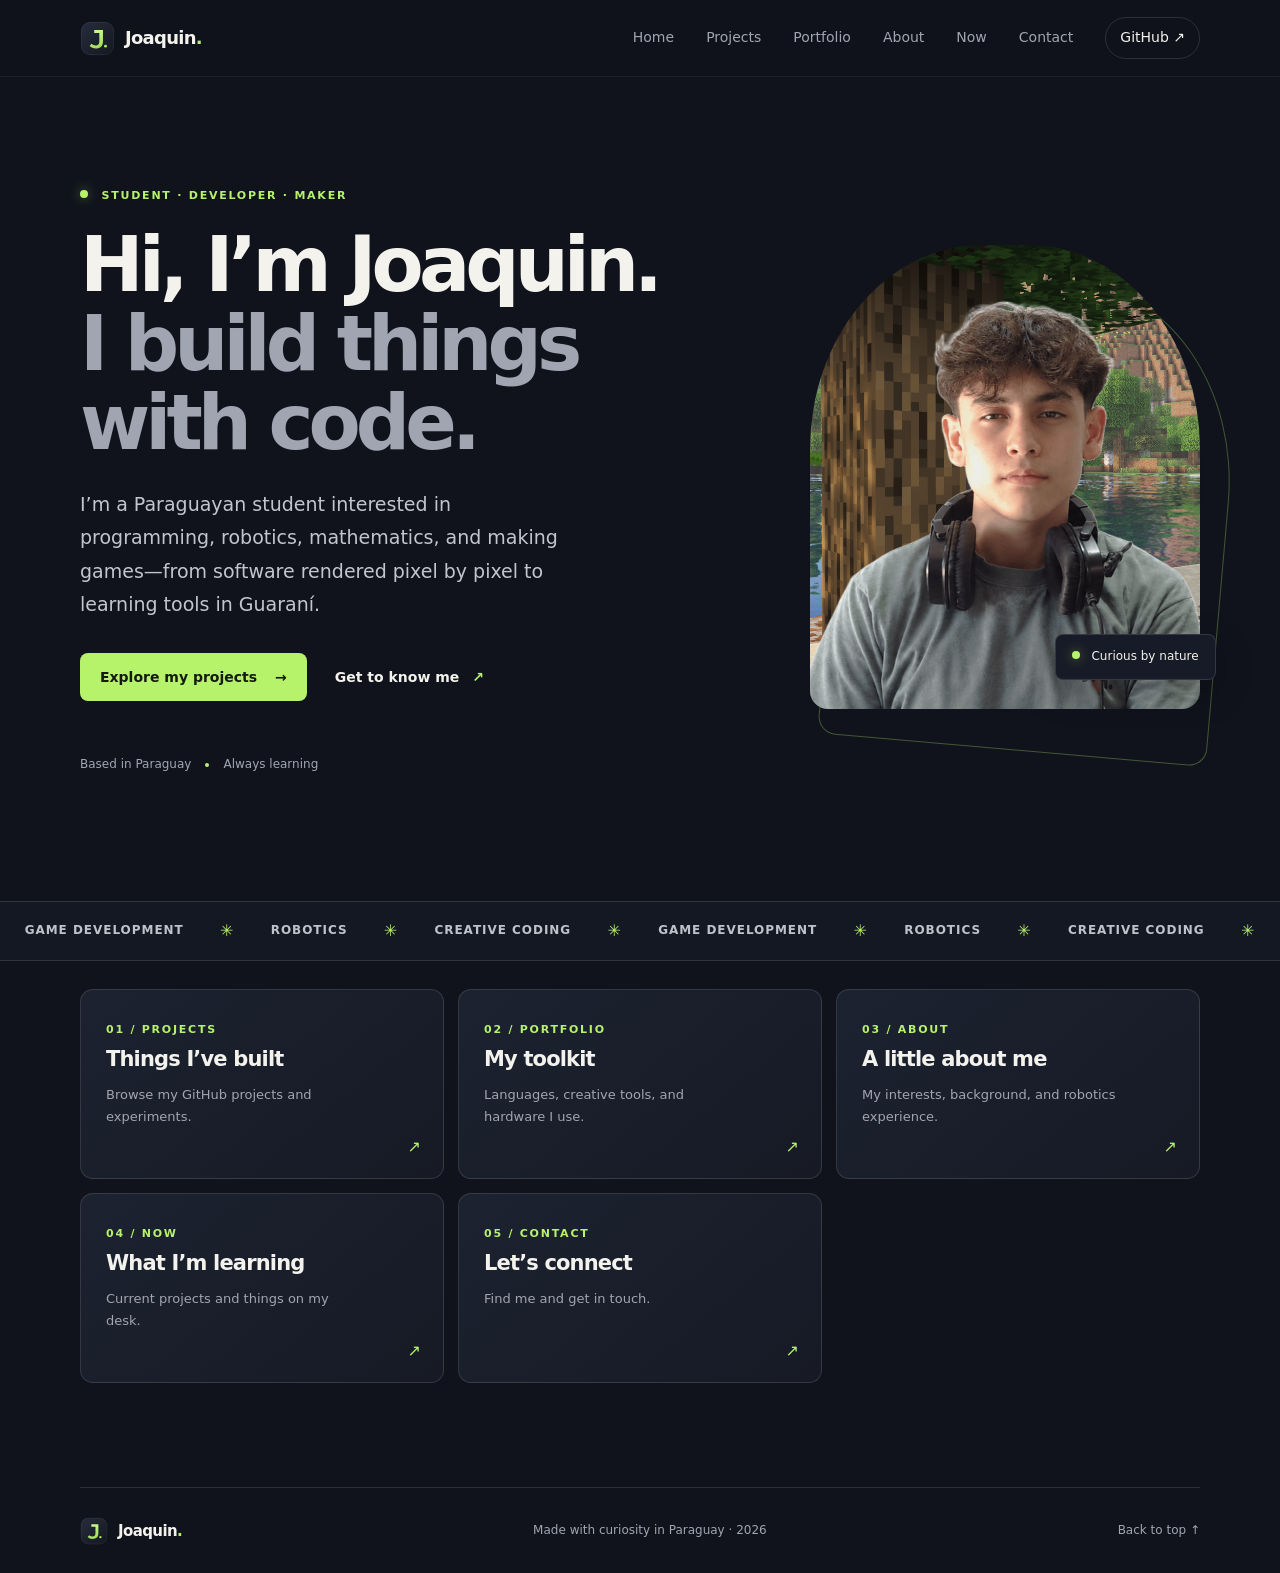
<file: index.html>
<!doctype html>
<html lang="en">
<head>
  <meta charset="utf-8"><meta name="viewport" content="width=device-width, initial-scale=1"><meta name="theme-color" content="#10131c">
  <meta name="description" content="Joaquin Obregon Dorigoni — Paraguayan student, developer, and maker.">
  <title>Joaquin Obregon Dorigoni | Home</title>
  <link rel="icon" type="image/svg+xml" href="logo.svg"><link rel="apple-touch-icon" sizes="180x180" href="favicon/apple-touch-icon.png"><link rel="icon" type="image/png" sizes="32x32" href="favicon/favicon-32x32.png"><link rel="icon" type="image/png" sizes="16x16" href="favicon/favicon-16x16.png"><link rel="manifest" href="favicon/site.webmanifest"><link rel="stylesheet" href="style.css"><script src="script.js" defer></script>
</head>
<body>
  <header class="site-header"><nav class="navbar shell" aria-label="Main navigation">
    <a class="brand" href="index.html" aria-label="Joaquin, home"><img src="logo.svg" alt="" class="navbar-img"><span>Joaquin<span class="brand-dot">.</span></span></a>
    <button class="nav-toggle" type="button" aria-expanded="false" aria-controls="nav-links" aria-label="Open navigation"><span></span><span></span></button>
    <div class="nav-links" id="nav-links"><a href="index.html" aria-current="page">Home</a><a href="projects/">Projects</a><a href="portfolio/">Portfolio</a><a href="about/">About</a><a href="now/">Now</a><a href="contact/">Contact</a><a class="nav-github" href="https://github.com/CachoCodes" target="_blank" rel="noopener noreferrer">GitHub ↗</a></div>
  </nav></header>
  <main>
    <section class="hero shell" aria-labelledby="hero-title">
      <div class="hero-copy"><p class="eyebrow"><span class="status-dot"></span> Student · Developer · Maker</p><h1 id="hero-title">Hi, I’m Joaquin.<br><span>I build things with code.</span></h1><p class="hero-lede">I’m a Paraguayan student interested in programming, robotics, mathematics, and making games—from software rendered pixel by pixel to learning tools in Guaraní.</p><div class="hero-actions"><a class="button button-primary" href="projects/">Explore my projects <span aria-hidden="true">→</span></a><a class="text-link" href="about/">Get to know me <span aria-hidden="true">↗</span></a></div><div class="hero-meta"><span>Based in Paraguay</span><span class="meta-divider"></span><span>Always learning</span></div></div>
      <div class="portrait-wrap"><div class="portrait-glow"></div><img class="profile-img" src="images/Joaquin.png" alt="Portrait of Joaquin Obregon Dorigoni"><span class="portrait-caption"><span class="status-dot"></span> Curious by nature</span></div>
    </section>
    <section class="ticker" aria-label="Areas of interest"><div class="ticker-inner"><span>Game development</span><i>✳</i><span>Robotics</span><i>✳</i><span>Creative coding</span><i>✳</i><span>Game development</span><i>✳</i><span>Robotics</span><i>✳</i><span>Creative coding</span><i>✳</i></div></section>
    <section class="home-directory shell" aria-label="Explore the site">
      <a href="projects/" class="directory-card"><span class="eyebrow">01 / Projects</span><h2>Things I’ve built</h2><p>Browse my GitHub projects and experiments.</p><span class="directory-arrow">↗</span></a>
      <a href="portfolio/" class="directory-card"><span class="eyebrow">02 / Portfolio</span><h2>My toolkit</h2><p>Languages, creative tools, and hardware I use.</p><span class="directory-arrow">↗</span></a>
      <a href="about/" class="directory-card"><span class="eyebrow">03 / About</span><h2>A little about me</h2><p>My interests, background, and robotics experience.</p><span class="directory-arrow">↗</span></a>
      <a href="now/" class="directory-card"><span class="eyebrow">04 / Now</span><h2>What I’m learning</h2><p>Current projects and things on my desk.</p><span class="directory-arrow">↗</span></a>
      <a href="contact/" class="directory-card"><span class="eyebrow">05 / Contact</span><h2>Let’s connect</h2><p>Find me and get in touch.</p><span class="directory-arrow">↗</span></a>
    </section>
  </main>
  <footer class="site-footer shell"><a class="brand" href="index.html"><img src="logo.svg" alt="" class="navbar-img"><span>Joaquin<span class="brand-dot">.</span></span></a><p>Made with curiosity in Paraguay · <span id="year"></span></p><a href="#" class="back-top">Back to top ↑</a></footer>
</body>
</html>
</file>
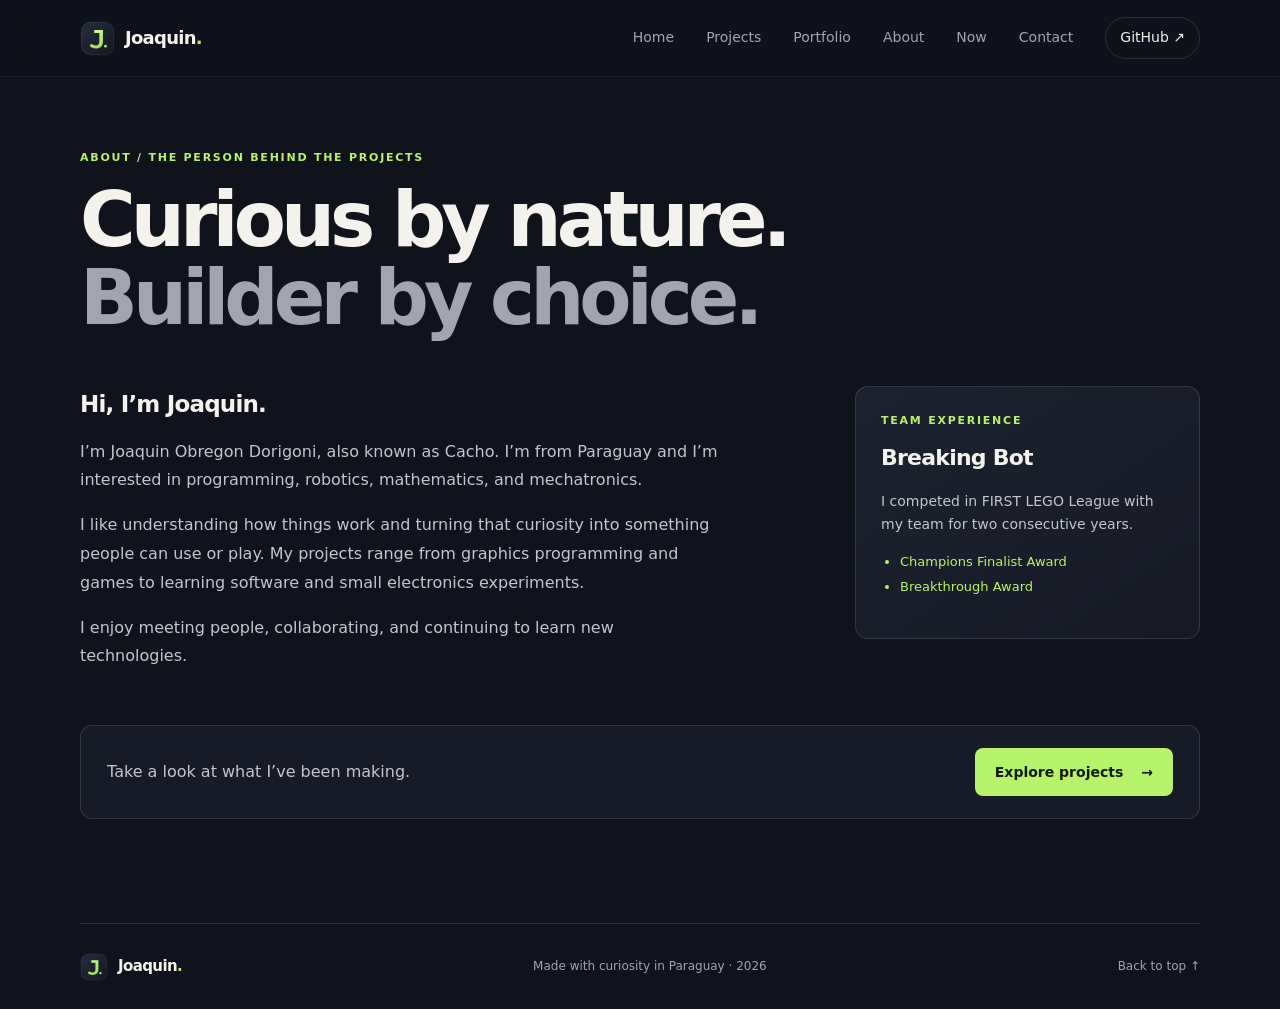
<file: about/index.html>
<!doctype html>
<html lang="en"><head><meta charset="utf-8"><meta name="viewport" content="width=device-width, initial-scale=1"><meta name="theme-color" content="#10131c"><meta name="description" content="About Joaquin Obregon Dorigoni: programming, robotics, mathematics, and FIRST LEGO League experience."><title>About | Joaquin Obregon Dorigoni</title><link rel="icon" type="image/svg+xml" href="../logo.svg"><link rel="apple-touch-icon" sizes="180x180" href="../favicon/apple-touch-icon.png"><link rel="icon" type="image/png" sizes="32x32" href="../favicon/favicon-32x32.png"><link rel="icon" type="image/png" sizes="16x16" href="../favicon/favicon-16x16.png"><link rel="manifest" href="../favicon/site.webmanifest"><link rel="stylesheet" href="../style.css"><script src="../script.js" defer></script></head>
<body><header class="site-header"><nav class="navbar shell" aria-label="Main navigation"><a class="brand" href="../index.html"><img src="../logo.svg" alt="" class="navbar-img"><span>Joaquin<span class="brand-dot">.</span></span></a><button class="nav-toggle" type="button" aria-expanded="false" aria-controls="nav-links" aria-label="Open navigation"><span></span><span></span></button><div class="nav-links" id="nav-links"><a href="../index.html">Home</a><a href="../projects/">Projects</a><a href="../portfolio/">Portfolio</a><a href="./" aria-current="page">About</a><a href="../now/">Now</a><a href="../contact/">Contact</a><a class="nav-github" href="https://github.com/CachoCodes" target="_blank" rel="noopener noreferrer">GitHub ↗</a></div></nav></header>
<main class="subpage shell"><header class="page-hero"><p class="eyebrow">About / The person behind the projects</p><h1>Curious by nature.<br><span>Builder by choice.</span></h1></header><section class="about-page-copy"><div><h2>Hi, I’m Joaquin.</h2><p>I’m Joaquin Obregon Dorigoni, also known as Cacho. I’m from Paraguay and I’m interested in programming, robotics, mathematics, and mechatronics.</p><p>I like understanding how things work and turning that curiosity into something people can use or play. My projects range from graphics programming and games to learning software and small electronics experiments.</p><p>I enjoy meeting people, collaborating, and continuing to learn new technologies.</p></div><aside class="award-card"><p class="eyebrow">Team experience</p><h2>Breaking Bot</h2><p>I competed in FIRST LEGO League with my team for two consecutive years.</p><ul><li>Champions Finalist Award</li><li>Breakthrough Award</li></ul></aside></section><div class="page-cta"><p>Take a look at what I’ve been making.</p><a class="button button-primary" href="../projects/">Explore projects <span>→</span></a></div></main><footer class="site-footer shell"><a class="brand" href="../index.html"><img src="../logo.svg" alt="" class="navbar-img"><span>Joaquin<span class="brand-dot">.</span></span></a><p>Made with curiosity in Paraguay · <span id="year"></span></p><a href="#" class="back-top">Back to top ↑</a></footer></body></html>
</file>
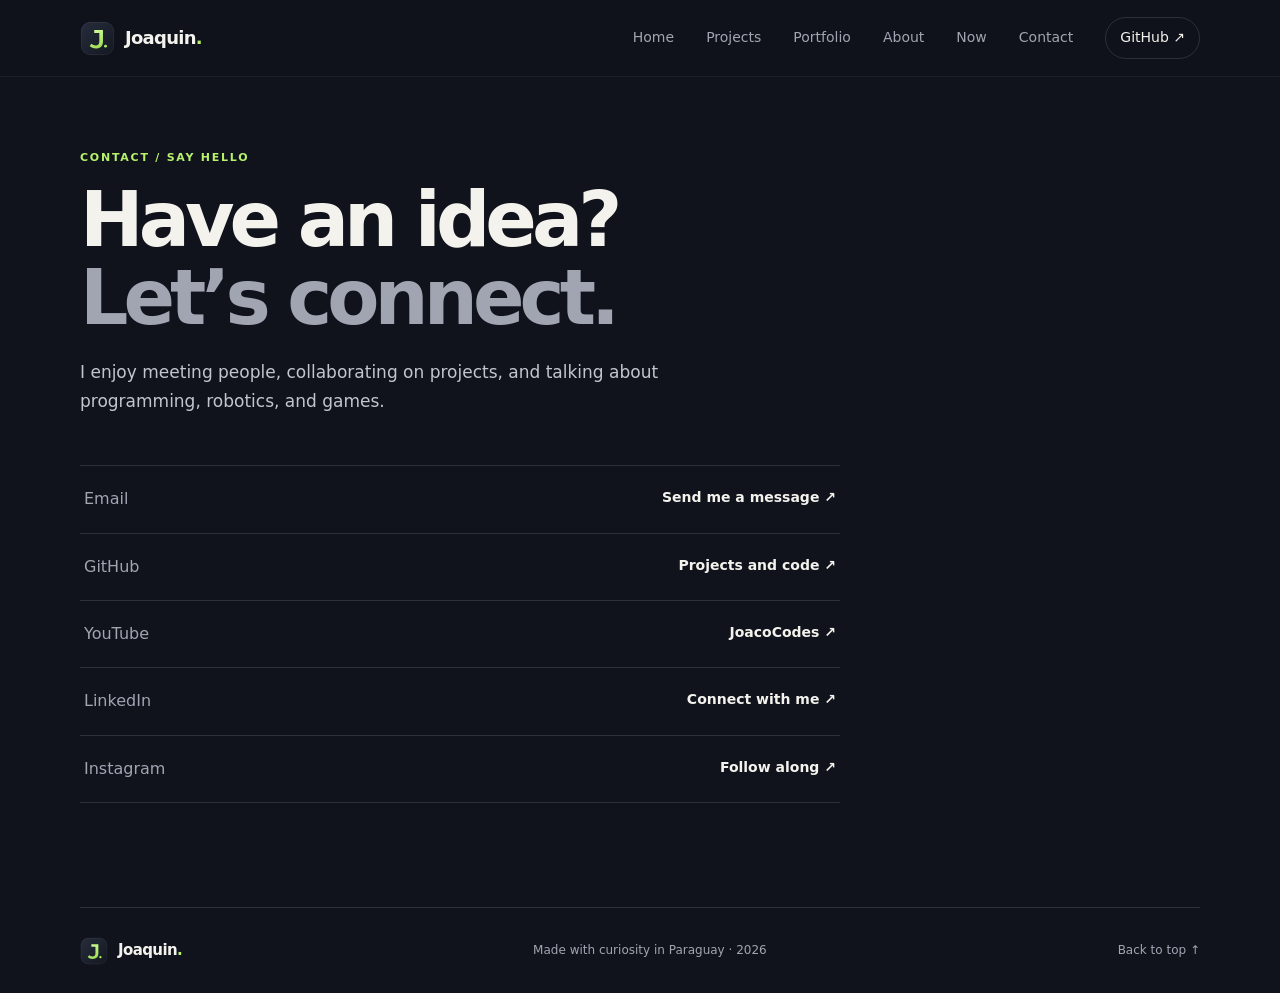
<file: contact/index.html>
<!doctype html>
<html lang="en"><head><meta charset="utf-8"><meta name="viewport" content="width=device-width, initial-scale=1"><meta name="theme-color" content="#10131c"><meta name="description" content="Contact Joaquin Obregon Dorigoni and find his public profiles."><title>Contact | Joaquin Obregon Dorigoni</title><link rel="icon" type="image/svg+xml" href="../logo.svg"><link rel="apple-touch-icon" sizes="180x180" href="../favicon/apple-touch-icon.png"><link rel="icon" type="image/png" sizes="32x32" href="../favicon/favicon-32x32.png"><link rel="icon" type="image/png" sizes="16x16" href="../favicon/favicon-16x16.png"><link rel="manifest" href="../favicon/site.webmanifest"><link rel="stylesheet" href="../style.css"><script src="../script.js" defer></script></head>
<body><header class="site-header"><nav class="navbar shell" aria-label="Main navigation"><a class="brand" href="../index.html"><img src="../logo.svg" alt="" class="navbar-img"><span>Joaquin<span class="brand-dot">.</span></span></a><button class="nav-toggle" type="button" aria-expanded="false" aria-controls="nav-links" aria-label="Open navigation"><span></span><span></span></button><div class="nav-links" id="nav-links"><a href="../index.html">Home</a><a href="../projects/">Projects</a><a href="../portfolio/">Portfolio</a><a href="../about/">About</a><a href="../now/">Now</a><a href="./" aria-current="page">Contact</a><a class="nav-github" href="https://github.com/CachoCodes" target="_blank" rel="noopener noreferrer">GitHub ↗</a></div></nav></header>
<main class="subpage shell"><header class="page-hero"><p class="eyebrow">Contact / Say hello</p><h1>Have an idea?<br><span>Let’s connect.</span></h1><p>I enjoy meeting people, collaborating on projects, and talking about programming, robotics, and games.</p></header><section class="contact-page"><a href="mailto:joaquinobregondorigoni@gmail.com"><span>Email</span><b>Send me a message ↗</b></a><a href="https://github.com/CachoCodes" target="_blank" rel="noopener noreferrer"><span>GitHub</span><b>Projects and code ↗</b></a><a href="https://www.youtube.com/@JoacoCodes" target="_blank" rel="noopener noreferrer"><span>YouTube</span><b>JoacoCodes ↗</b></a><a href="https://www.linkedin.com/in/joaquin-obregon-dorigoni-a35770422/" target="_blank" rel="noopener noreferrer"><span>LinkedIn</span><b>Connect with me ↗</b></a><a href="https://www.instagram.com/joaquinobregondorigoni/" target="_blank" rel="noopener noreferrer"><span>Instagram</span><b>Follow along ↗</b></a></section></main><footer class="site-footer shell"><a class="brand" href="../index.html"><img src="../logo.svg" alt="" class="navbar-img"><span>Joaquin<span class="brand-dot">.</span></span></a><p>Made with curiosity in Paraguay · <span id="year"></span></p><a href="#" class="back-top">Back to top ↑</a></footer></body></html>
</file>
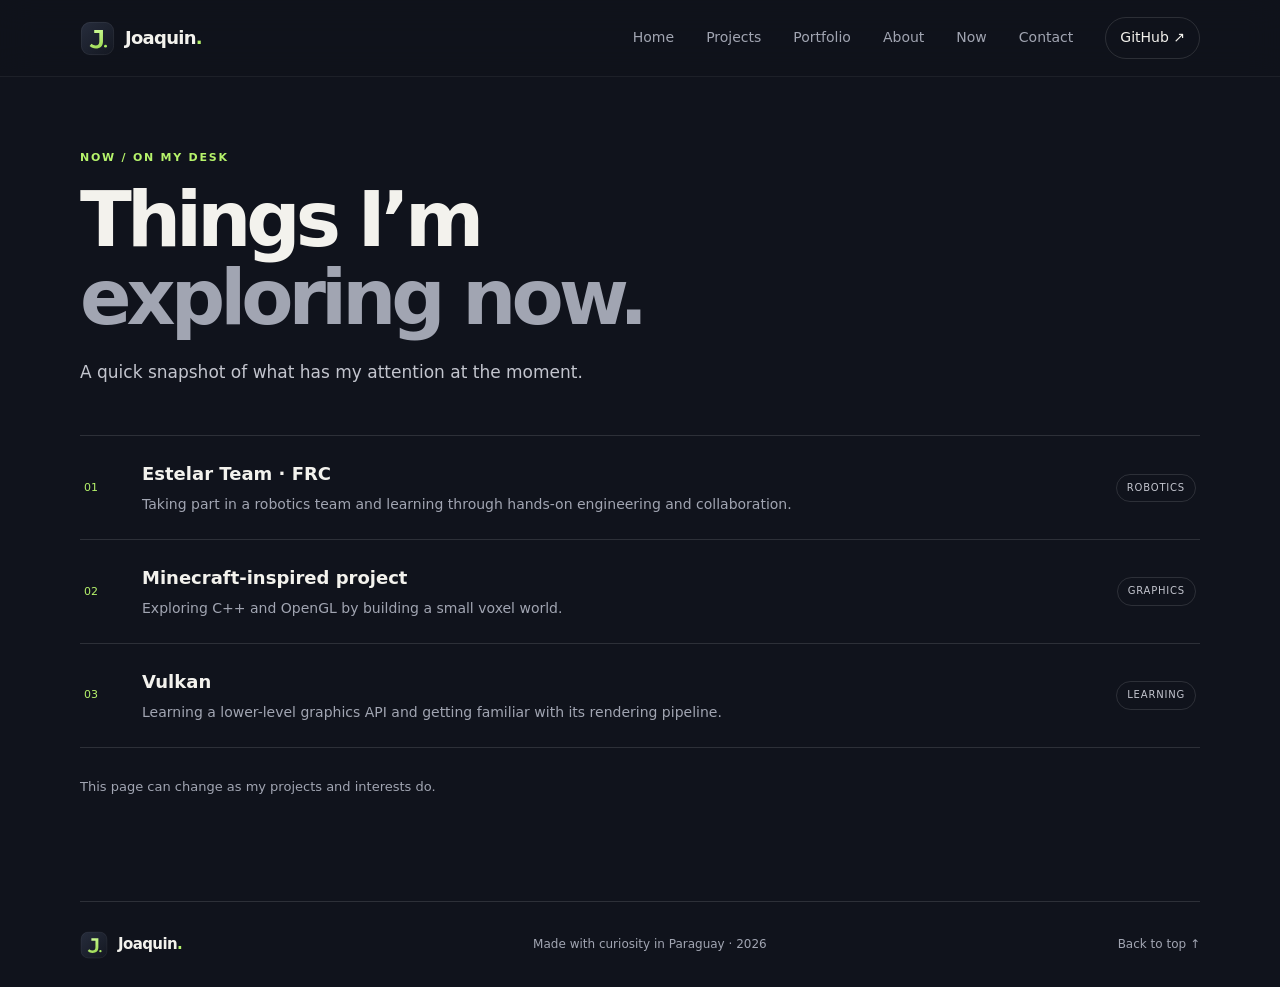
<file: now/index.html>
<!doctype html>
<html lang="en"><head><meta charset="utf-8"><meta name="viewport" content="width=device-width, initial-scale=1"><meta name="theme-color" content="#10131c"><meta name="description" content="Current projects, interests, and learning goals for Joaquin Obregon Dorigoni."><title>Now | Joaquin Obregon Dorigoni</title><link rel="icon" type="image/svg+xml" href="../logo.svg"><link rel="apple-touch-icon" sizes="180x180" href="../favicon/apple-touch-icon.png"><link rel="icon" type="image/png" sizes="32x32" href="../favicon/favicon-32x32.png"><link rel="icon" type="image/png" sizes="16x16" href="../favicon/favicon-16x16.png"><link rel="manifest" href="../favicon/site.webmanifest"><link rel="stylesheet" href="../style.css"><script src="../script.js" defer></script></head>
<body><header class="site-header"><nav class="navbar shell" aria-label="Main navigation"><a class="brand" href="../index.html"><img src="../logo.svg" alt="" class="navbar-img"><span>Joaquin<span class="brand-dot">.</span></span></a><button class="nav-toggle" type="button" aria-expanded="false" aria-controls="nav-links" aria-label="Open navigation"><span></span><span></span></button><div class="nav-links" id="nav-links"><a href="../index.html">Home</a><a href="../projects/">Projects</a><a href="../portfolio/">Portfolio</a><a href="../about/">About</a><a href="./" aria-current="page">Now</a><a href="../contact/">Contact</a><a class="nav-github" href="https://github.com/CachoCodes" target="_blank" rel="noopener noreferrer">GitHub ↗</a></div></nav></header>
<main class="subpage shell"><header class="page-hero"><p class="eyebrow">Now / On my desk</p><h1>Things I’m<br><span>exploring now.</span></h1><p>A quick snapshot of what has my attention at the moment.</p></header><section class="now-page-list"><article><span>01</span><div><h2>Estelar Team · FRC</h2><p>Taking part in a robotics team and learning through hands-on engineering and collaboration.</p></div><b>Robotics</b></article><article><span>02</span><div><h2>Minecraft-inspired project</h2><p>Exploring C++ and OpenGL by building a small voxel world.</p></div><b>Graphics</b></article><article><span>03</span><div><h2>Vulkan</h2><p>Learning a lower-level graphics API and getting familiar with its rendering pipeline.</p></div><b>Learning</b></article></section><p class="page-footnote">This page can change as my projects and interests do.</p></main><footer class="site-footer shell"><a class="brand" href="../index.html"><img src="../logo.svg" alt="" class="navbar-img"><span>Joaquin<span class="brand-dot">.</span></span></a><p>Made with curiosity in Paraguay · <span id="year"></span></p><a href="#" class="back-top">Back to top ↑</a></footer></body></html>
</file>
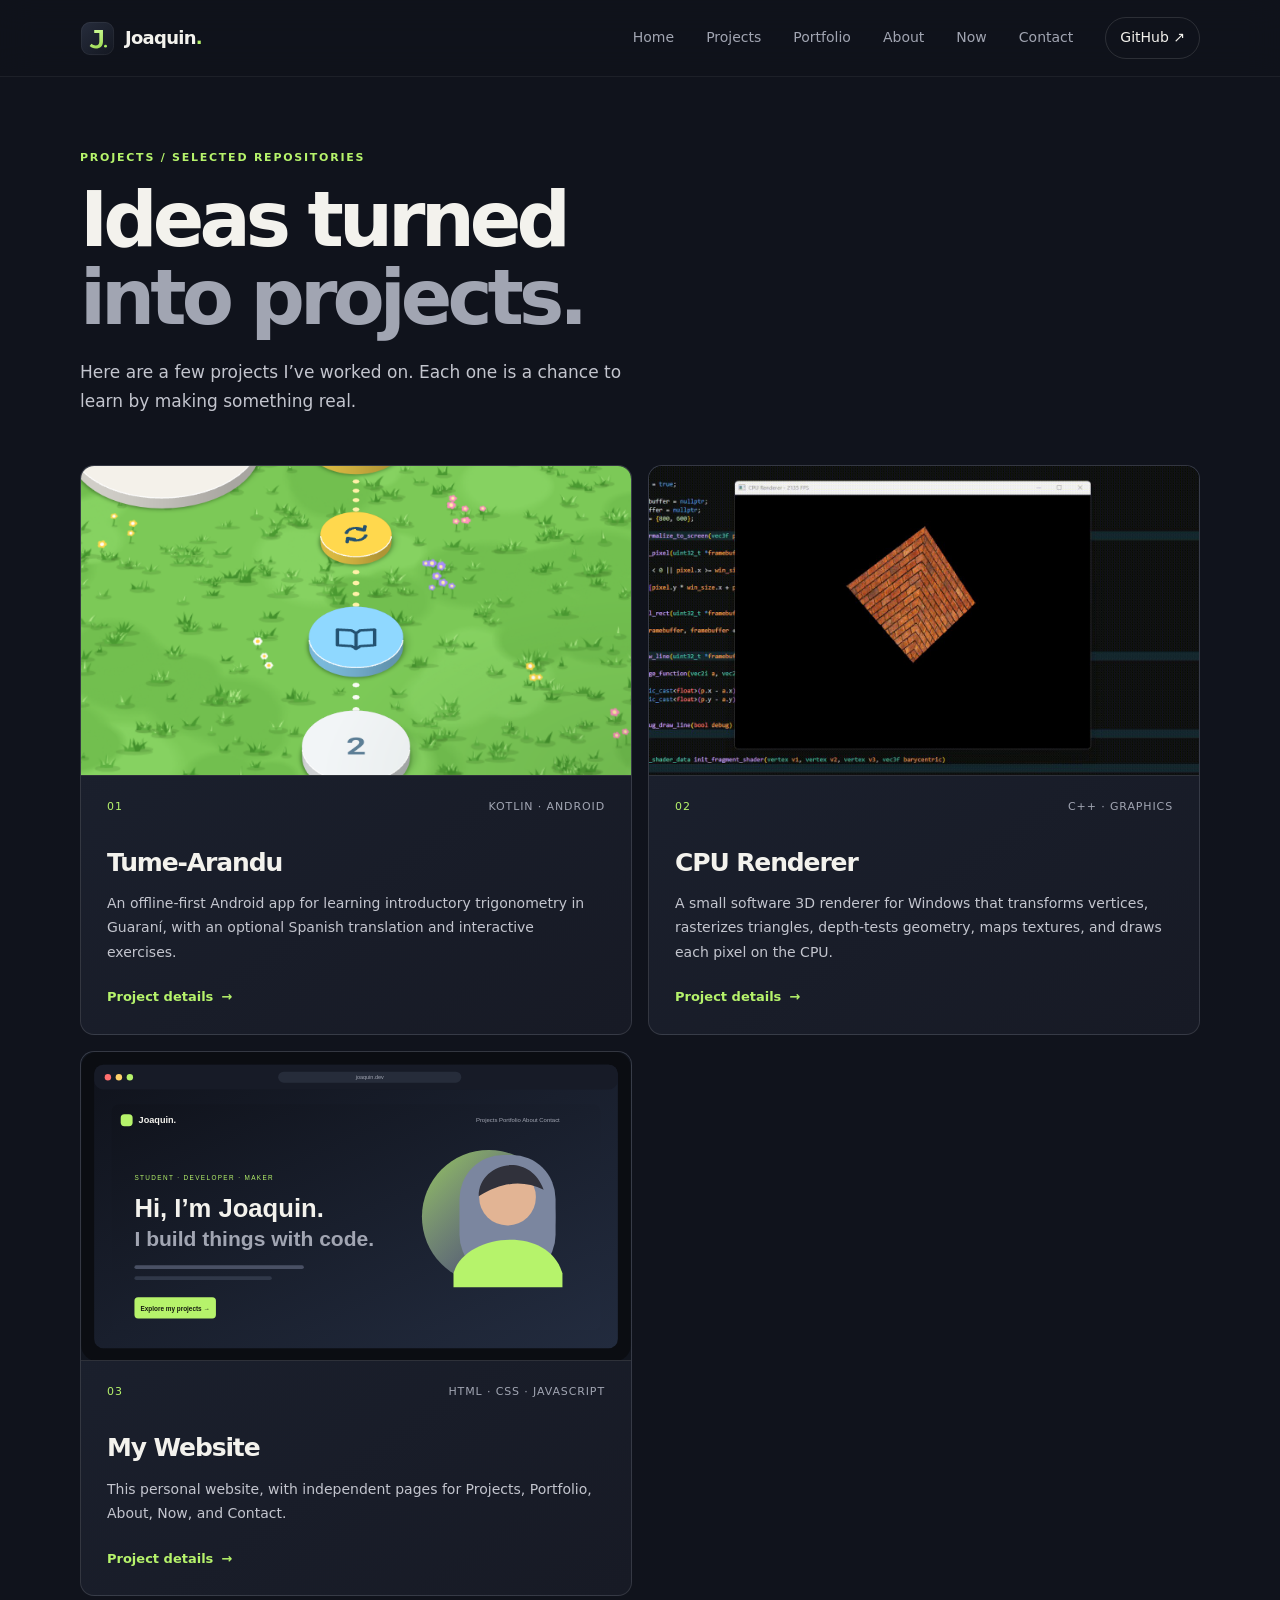
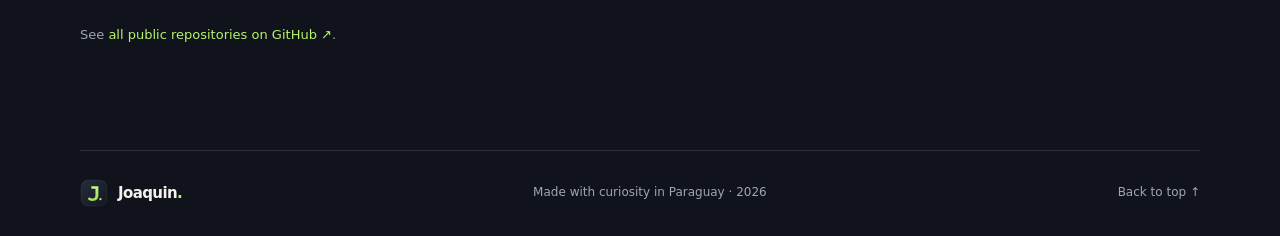
<file: projects/index.html>
<!doctype html>
<html lang="en"><head><meta charset="utf-8"><meta name="viewport" content="width=device-width, initial-scale=1"><meta name="theme-color" content="#10131c"><meta name="description" content="Projects by Joaquin Obregon Dorigoni, including Tume-Arandu, a C++ CPU renderer, and this website."><title>Projects | Joaquin Obregon Dorigoni</title><link rel="icon" type="image/svg+xml" href="../logo.svg"><link rel="apple-touch-icon" sizes="180x180" href="../favicon/apple-touch-icon.png"><link rel="icon" type="image/png" sizes="32x32" href="../favicon/favicon-32x32.png"><link rel="icon" type="image/png" sizes="16x16" href="../favicon/favicon-16x16.png"><link rel="manifest" href="../favicon/site.webmanifest"><link rel="stylesheet" href="../style.css"><script src="../script.js" defer></script></head>
<body><header class="site-header"><nav class="navbar shell" aria-label="Main navigation"><a class="brand" href="../index.html"><img src="../logo.svg" alt="" class="navbar-img"><span>Joaquin<span class="brand-dot">.</span></span></a><button class="nav-toggle" type="button" aria-expanded="false" aria-controls="nav-links" aria-label="Open navigation"><span></span><span></span></button><div class="nav-links" id="nav-links"><a href="../index.html">Home</a><a href="./" aria-current="page">Projects</a><a href="../portfolio/">Portfolio</a><a href="../about/">About</a><a href="../now/">Now</a><a href="../contact/">Contact</a><a class="nav-github" href="https://github.com/CachoCodes" target="_blank" rel="noopener noreferrer">GitHub ↗</a></div></nav></header>
<main class="subpage shell"><header class="page-hero"><p class="eyebrow">Projects / Selected repositories</p><h1>Ideas turned<br><span>into projects.</span></h1><p>Here are a few projects I’ve worked on. Each one is a chance to learn by making something real.</p></header>
<section class="project-grid" aria-label="GitHub projects">
<article class="work-card"><a class="project-image-link" href="tume-arandu/" aria-label="Open Tume-Arandu project page"><img src="../images/projects/tume-arandu.png" alt="Screenshot of Tume-Arandu's interactive learning map" loading="lazy"></a><div class="work-card-top"><span>01</span><span>Kotlin · Android</span></div><h2><a href="tume-arandu/">Tume-Arandu</a></h2><p>An offline-first Android app for learning introductory trigonometry in Guaraní, with an optional Spanish translation and interactive exercises.</p><a class="card-link" href="tume-arandu/">Project details <span>→</span></a></article>
<article class="work-card"><a class="project-image-link" href="cpu-renderer/" aria-label="Open CPU Renderer project page"><img src="../images/projects/cpu-renderer.jpg" alt="CPU-rendered 3D pyramid demo" loading="lazy"></a><div class="work-card-top"><span>02</span><span>C++ · Graphics</span></div><h2><a href="cpu-renderer/">CPU Renderer</a></h2><p>A small software 3D renderer for Windows that transforms vertices, rasterizes triangles, depth-tests geometry, maps textures, and draws each pixel on the CPU.</p><a class="card-link" href="cpu-renderer/">Project details <span>→</span></a></article>
<article class="work-card"><a class="project-image-link" href="my-website/" aria-label="Open My Website project page"><img src="../images/projects/my-website.svg" alt="Preview illustration of this personal website" loading="lazy"></a><div class="work-card-top"><span>03</span><span>HTML · CSS · JavaScript</span></div><h2><a href="my-website/">My Website</a></h2><p>This personal website, with independent pages for Projects, Portfolio, About, Now, and Contact.</p><a class="card-link" href="my-website/">Project details <span>→</span></a></article>
</section><p class="page-footnote">See <a href="https://github.com/CachoCodes?tab=repositories" target="_blank" rel="noopener noreferrer">all public repositories on GitHub ↗</a>.</p></main>
<footer class="site-footer shell"><a class="brand" href="../index.html"><img src="../logo.svg" alt="" class="navbar-img"><span>Joaquin<span class="brand-dot">.</span></span></a><p>Made with curiosity in Paraguay · <span id="year"></span></p><a href="#" class="back-top">Back to top ↑</a></footer></body></html>
</file>
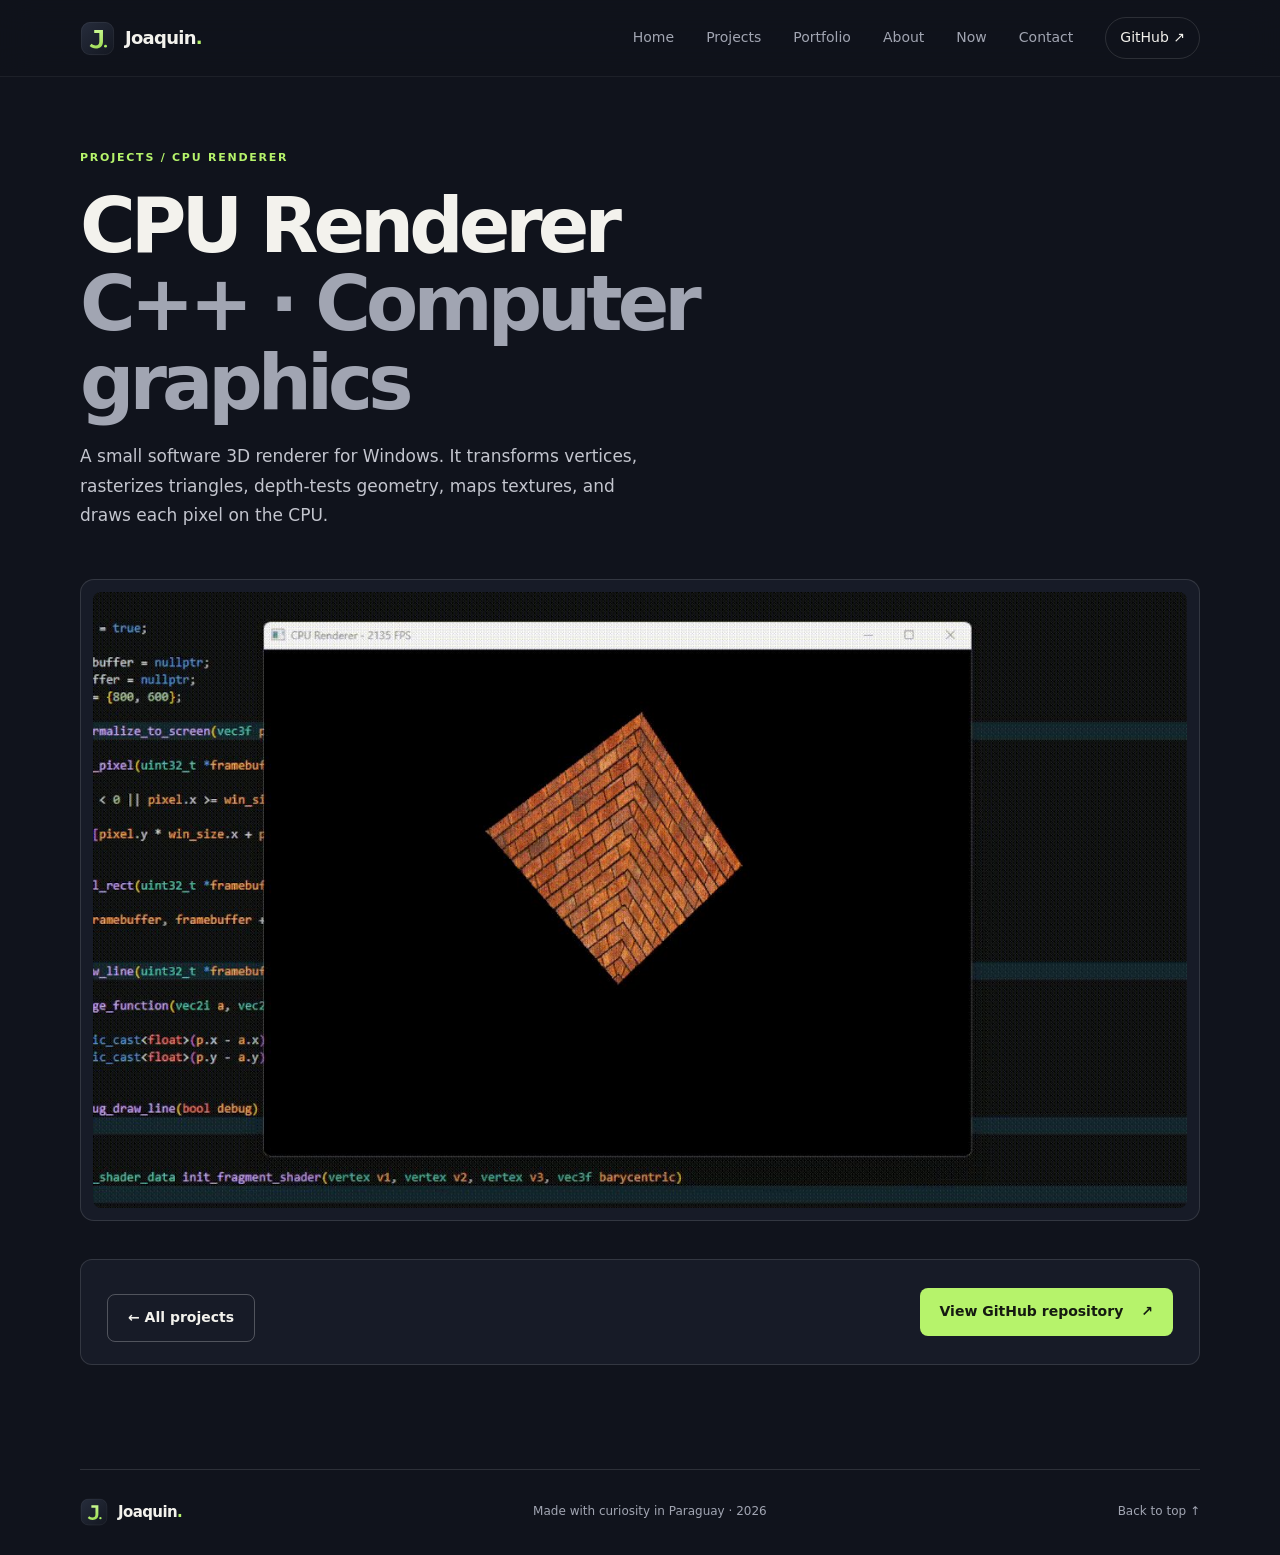
<file: projects/cpu-renderer/index.html>
<!doctype html>
<html lang="en"><head><meta charset="utf-8"><meta name="viewport" content="width=device-width, initial-scale=1"><meta name="theme-color" content="#10131c"><meta name="description" content="CPU Renderer — project by Joaquin Obregon Dorigoni."><title>CPU Renderer | Projects</title><link rel="icon" type="image/svg+xml" href="../../logo.svg"><link rel="apple-touch-icon" sizes="180x180" href="../../favicon/apple-touch-icon.png"><link rel="icon" type="image/png" sizes="32x32" href="../../favicon/favicon-32x32.png"><link rel="icon" type="image/png" sizes="16x16" href="../../favicon/favicon-16x16.png"><link rel="manifest" href="../../favicon/site.webmanifest"><link rel="stylesheet" href="../../style.css"><script src="../../script.js" defer></script></head>
<body><header class="site-header"><nav class="navbar shell" aria-label="Main navigation"><a class="brand" href="../../index.html"><img src="../../logo.svg" alt="" class="navbar-img"><span>Joaquin<span class="brand-dot">.</span></span></a><button class="nav-toggle" type="button" aria-expanded="false" aria-controls="nav-links" aria-label="Open navigation"><span></span><span></span></button><div class="nav-links" id="nav-links"><a href="../../index.html">Home</a><a href="../" aria-current="page">Projects</a><a href="../../portfolio/">Portfolio</a><a href="../../about/">About</a><a href="../../now/">Now</a><a href="../../contact/">Contact</a><a class="nav-github" href="https://github.com/CachoCodes" target="_blank" rel="noopener noreferrer">GitHub ↗</a></div></nav></header>
<main class="subpage shell"><p class="eyebrow"><a href="../">Projects</a> / CPU Renderer</p><header class="page-hero"><h1>CPU Renderer<br><span>C++ · Computer graphics</span></h1><p>A small software 3D renderer for Windows. It transforms vertices, rasterizes triangles, depth-tests geometry, maps textures, and draws each pixel on the CPU.</p></header><figure class="detail-visual"><img src="../../images/projects/cpu-renderer.jpg" alt="A textured 3D pyramid rendered by the CPU"></figure><div class="page-cta"><a class="button button-outline" href="../">← All projects</a><a class="button button-primary" href="https://github.com/CachoCodes/CPU_Renderer" target="_blank" rel="noopener noreferrer">View GitHub repository <span>↗</span></a></div></main>
<footer class="site-footer shell"><a class="brand" href="../../index.html"><img src="../../logo.svg" alt="" class="navbar-img"><span>Joaquin<span class="brand-dot">.</span></span></a><p>Made with curiosity in Paraguay · <span id="year"></span></p><a href="#" class="back-top">Back to top ↑</a></footer></body></html>
</file>
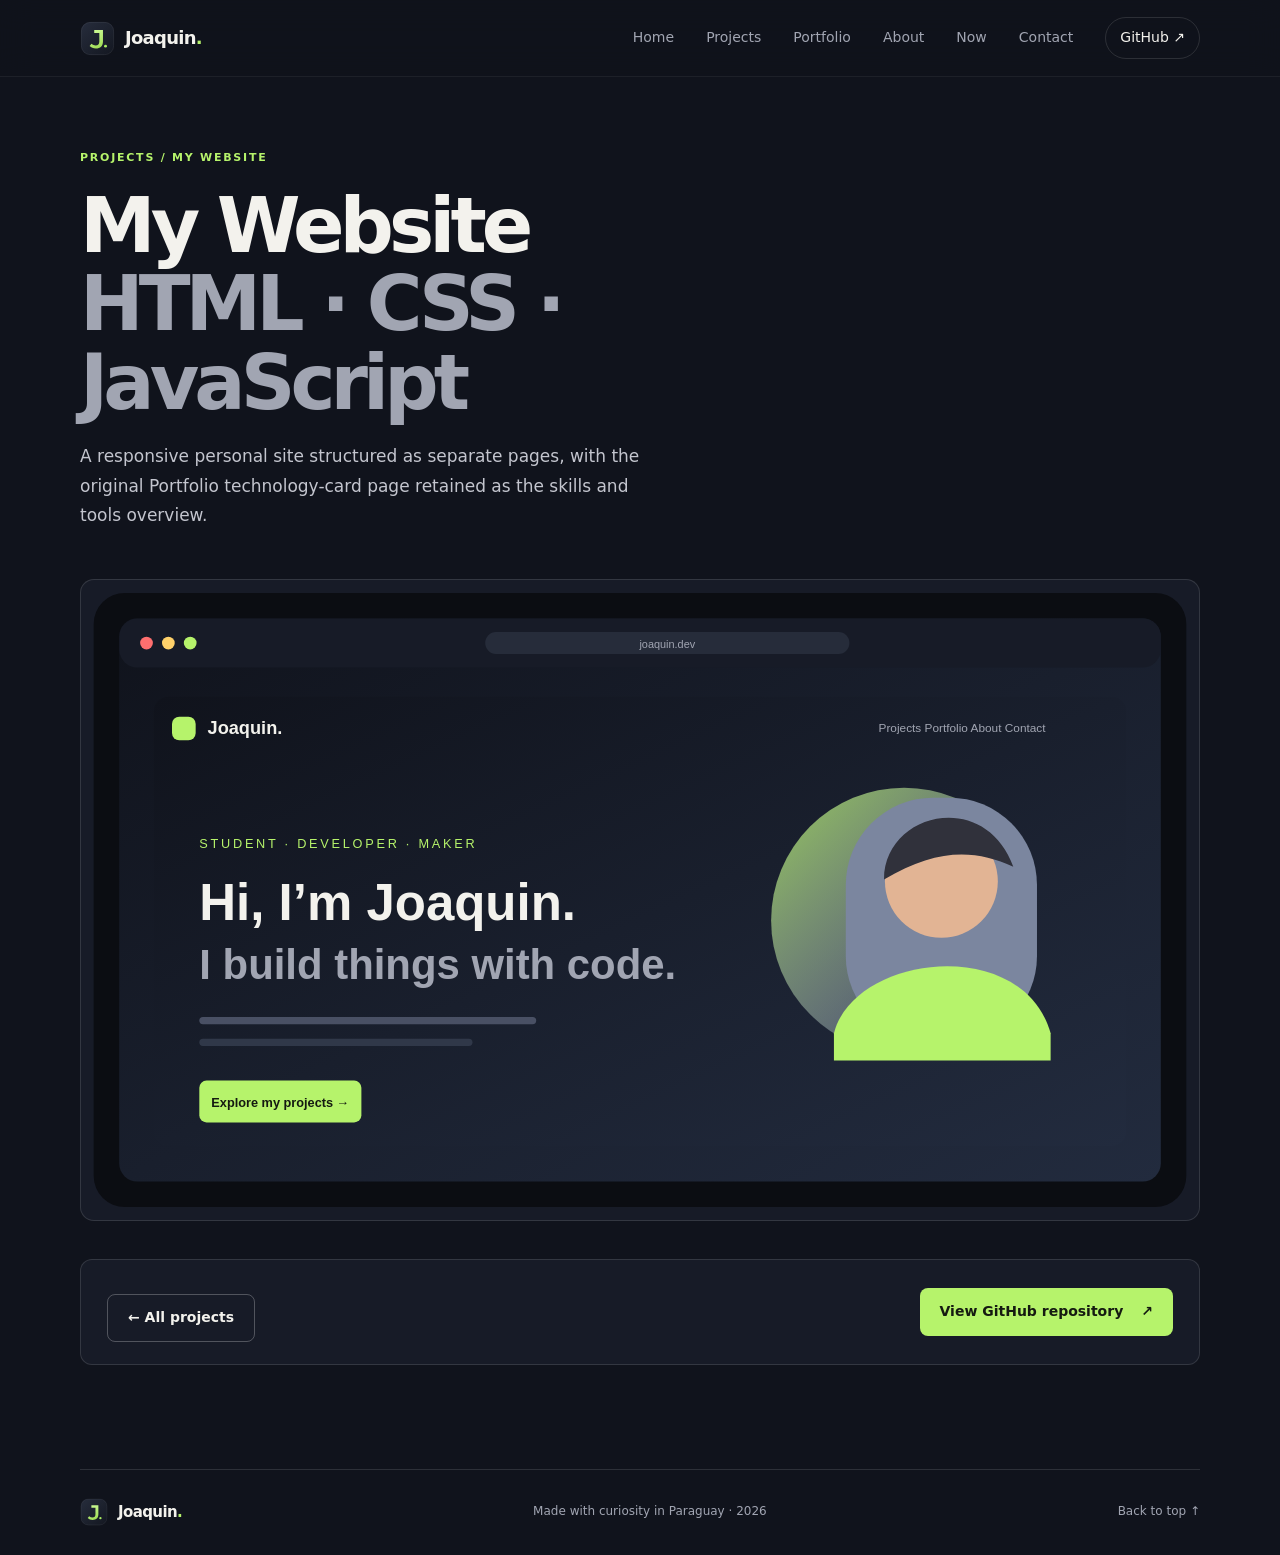
<file: projects/my-website/index.html>
<!doctype html>
<html lang="en"><head><meta charset="utf-8"><meta name="viewport" content="width=device-width, initial-scale=1"><meta name="theme-color" content="#10131c"><meta name="description" content="My Website — project by Joaquin Obregon Dorigoni."><title>My Website | Projects</title><link rel="icon" type="image/svg+xml" href="../../logo.svg"><link rel="apple-touch-icon" sizes="180x180" href="../../favicon/apple-touch-icon.png"><link rel="icon" type="image/png" sizes="32x32" href="../../favicon/favicon-32x32.png"><link rel="icon" type="image/png" sizes="16x16" href="../../favicon/favicon-16x16.png"><link rel="manifest" href="../../favicon/site.webmanifest"><link rel="stylesheet" href="../../style.css"><script src="../../script.js" defer></script></head>
<body><header class="site-header"><nav class="navbar shell" aria-label="Main navigation"><a class="brand" href="../../index.html"><img src="../../logo.svg" alt="" class="navbar-img"><span>Joaquin<span class="brand-dot">.</span></span></a><button class="nav-toggle" type="button" aria-expanded="false" aria-controls="nav-links" aria-label="Open navigation"><span></span><span></span></button><div class="nav-links" id="nav-links"><a href="../../index.html">Home</a><a href="../" aria-current="page">Projects</a><a href="../../portfolio/">Portfolio</a><a href="../../about/">About</a><a href="../../now/">Now</a><a href="../../contact/">Contact</a><a class="nav-github" href="https://github.com/CachoCodes" target="_blank" rel="noopener noreferrer">GitHub ↗</a></div></nav></header>
<main class="subpage shell"><p class="eyebrow"><a href="../">Projects</a> / My Website</p><header class="page-hero"><h1>My Website<br><span>HTML · CSS · JavaScript</span></h1><p>A responsive personal site structured as separate pages, with the original Portfolio technology-card page retained as the skills and tools overview.</p></header><figure class="detail-visual"><img src="../../images/projects/my-website.svg" alt="Illustrated preview of the personal website"></figure><div class="page-cta"><a class="button button-outline" href="../">← All projects</a><a class="button button-primary" href="https://github.com/CachoCodes/my-website" target="_blank" rel="noopener noreferrer">View GitHub repository <span>↗</span></a></div></main>
<footer class="site-footer shell"><a class="brand" href="../../index.html"><img src="../../logo.svg" alt="" class="navbar-img"><span>Joaquin<span class="brand-dot">.</span></span></a><p>Made with curiosity in Paraguay · <span id="year"></span></p><a href="#" class="back-top">Back to top ↑</a></footer></body></html>
</file>
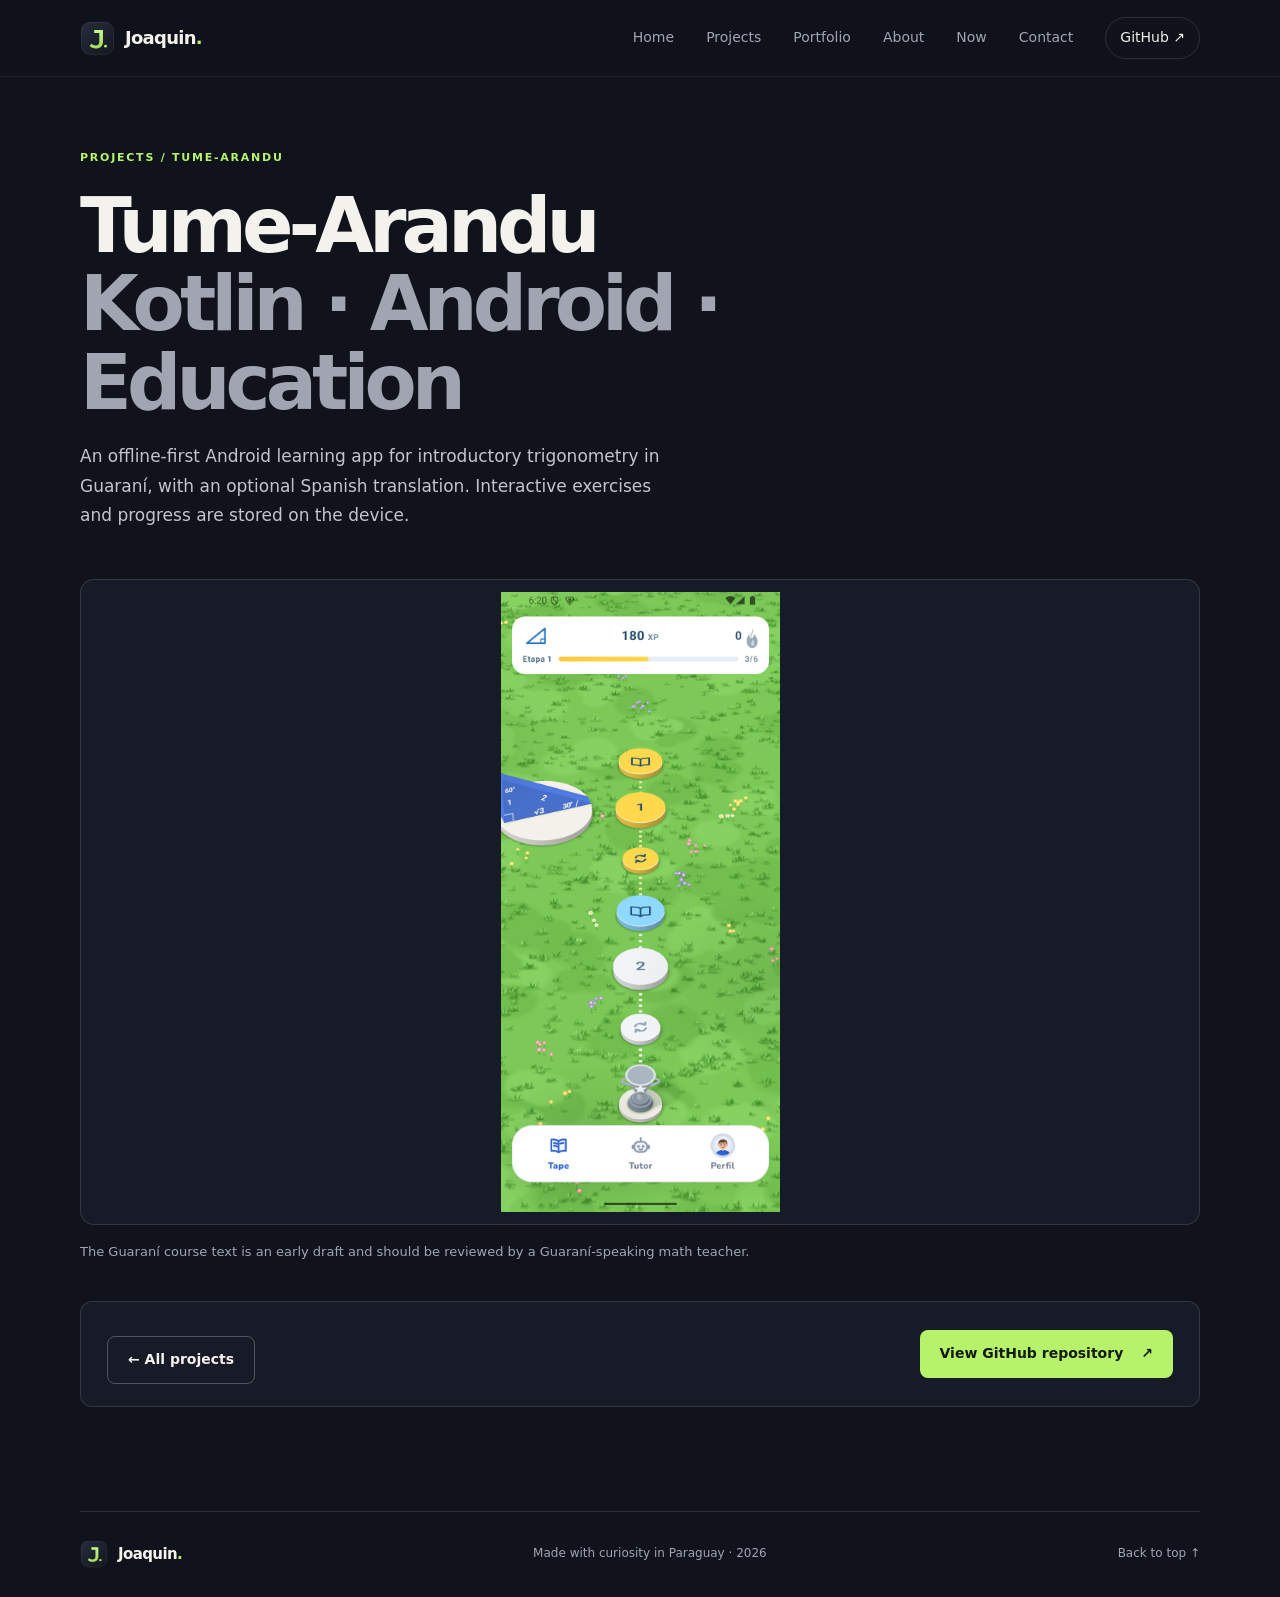
<file: projects/tume-arandu/index.html>
<!doctype html>
<html lang="en"><head><meta charset="utf-8"><meta name="viewport" content="width=device-width, initial-scale=1"><meta name="theme-color" content="#10131c"><meta name="description" content="Tume-Arandu — project by Joaquin Obregon Dorigoni."><title>Tume-Arandu | Projects</title><link rel="icon" type="image/svg+xml" href="../../logo.svg"><link rel="apple-touch-icon" sizes="180x180" href="../../favicon/apple-touch-icon.png"><link rel="icon" type="image/png" sizes="32x32" href="../../favicon/favicon-32x32.png"><link rel="icon" type="image/png" sizes="16x16" href="../../favicon/favicon-16x16.png"><link rel="manifest" href="../../favicon/site.webmanifest"><link rel="stylesheet" href="../../style.css"><script src="../../script.js" defer></script></head>
<body><header class="site-header"><nav class="navbar shell" aria-label="Main navigation"><a class="brand" href="../../index.html"><img src="../../logo.svg" alt="" class="navbar-img"><span>Joaquin<span class="brand-dot">.</span></span></a><button class="nav-toggle" type="button" aria-expanded="false" aria-controls="nav-links" aria-label="Open navigation"><span></span><span></span></button><div class="nav-links" id="nav-links"><a href="../../index.html">Home</a><a href="../" aria-current="page">Projects</a><a href="../../portfolio/">Portfolio</a><a href="../../about/">About</a><a href="../../now/">Now</a><a href="../../contact/">Contact</a><a class="nav-github" href="https://github.com/CachoCodes" target="_blank" rel="noopener noreferrer">GitHub ↗</a></div></nav></header>
<main class="subpage shell"><p class="eyebrow"><a href="../">Projects</a> / Tume-Arandu</p><header class="page-hero"><h1>Tume-Arandu<br><span>Kotlin · Android · Education</span></h1><p>An offline-first Android learning app for introductory trigonometry in Guaraní, with an optional Spanish translation. Interactive exercises and progress are stored on the device.</p></header><figure class="detail-visual"><img src="../../images/projects/tume-arandu.png" alt="Screenshot of the Tume-Arandu interactive learning map"></figure><p class="detail-note">The Guaraní course text is an early draft and should be reviewed by a Guaraní-speaking math teacher.</p><div class="page-cta"><a class="button button-outline" href="../">← All projects</a><a class="button button-primary" href="https://github.com/CachoCodes/Tume-Arandu" target="_blank" rel="noopener noreferrer">View GitHub repository <span>↗</span></a></div></main>
<footer class="site-footer shell"><a class="brand" href="../../index.html"><img src="../../logo.svg" alt="" class="navbar-img"><span>Joaquin<span class="brand-dot">.</span></span></a><p>Made with curiosity in Paraguay · <span id="year"></span></p><a href="#" class="back-top">Back to top ↑</a></footer></body></html>
</file>
<file: style.css>
:root{color-scheme:dark;--bg:#10131c;--surface:#171b27;--ink:#f3f2ed;--muted:#a1a5b2;--line:rgba(255,255,255,.12);--accent:#b6f36b;--violet:#a89bff;--content:1120px}
*{box-sizing:border-box}html{scroll-behavior:smooth;scroll-padding-top:90px}body{margin:0;background:var(--bg);color:var(--ink);font-family:Inter,ui-sans-serif,system-ui,-apple-system,"Segoe UI",sans-serif;font-size:16px;line-height:1.65;overflow-x:hidden}a{color:inherit;text-decoration:none}a:focus-visible,button:focus-visible{outline:3px solid var(--accent);outline-offset:4px}.shell{width:min(var(--content),calc(100% - 48px));margin-inline:auto}.site-header{position:sticky;top:0;z-index:10;background:rgba(16,19,28,.82);backdrop-filter:blur(16px);border-bottom:1px solid rgba(255,255,255,.06)}.navbar{height:76px;display:flex;align-items:center;justify-content:space-between}.brand{display:inline-flex;align-items:center;gap:10px;font-size:18px;font-weight:750;letter-spacing:-.04em}.navbar-img{width:35px;height:35px}.brand-dot{color:var(--accent)}.nav-links{display:flex;align-items:center;gap:32px;color:var(--muted);font-size:14px}.nav-links a{transition:color .2s ease}.nav-links a:hover,.nav-links a[aria-current=location]{color:var(--ink)}.nav-github{padding:8px 14px;border:1px solid var(--line);border-radius:999px;color:var(--ink)!important}.nav-toggle{display:none}.hero{min-height:calc(100svh - 76px);display:grid;grid-template-columns:1.15fr .85fr;align-items:center;gap:6%;padding-block:72px 88px}.eyebrow{margin:0 0 20px;color:var(--accent);font-size:11px;font-weight:750;letter-spacing:.16em;text-transform:uppercase}.status-dot{display:inline-block;width:8px;height:8px;margin-right:8px;border-radius:50%;background:var(--accent);box-shadow:0 0 12px #b6f36b77;vertical-align:1px}.hero h1,.section h2{margin:0;font-size:clamp(42px,6.2vw,76px);line-height:1.04;letter-spacing:-.065em;font-weight:720}.hero h1 span,.section h2 span{color:var(--muted)}.hero-lede{max-width:510px;margin:26px 0 0;color:#c3c5ce;font-size:clamp(16px,1.6vw,19px);line-height:1.75}.hero-actions{display:flex;align-items:center;gap:28px;margin-top:32px}.button{min-height:48px;display:inline-flex;align-items:center;justify-content:center;gap:18px;padding:0 20px;border-radius:8px;font-size:14px;font-weight:700;transition:transform .2s ease,background .2s ease}.button:hover{transform:translateY(-2px)}.button-primary{background:var(--accent);color:#151a11}.button-primary:hover{background:#c5ff7c}.text-link{font-size:14px;font-weight:650}.text-link span{margin-left:8px;color:var(--accent)}.hero-meta{display:flex;align-items:center;gap:14px;margin-top:54px;color:var(--muted);font-size:12px}.meta-divider{width:4px;height:4px;border-radius:50%;background:var(--accent)}.portrait-wrap{position:relative;justify-self:end;width:min(100%,390px);aspect-ratio:.84;isolation:isolate}.portrait-wrap:before{position:absolute;inset:7% -7% -7% 7%;z-index:-1;border:1px solid rgba(182,243,107,.3);border-radius:44% 44% 18px 18px;content:"";transform:rotate(5deg)}.portrait-glow{position:absolute;inset:4%;z-index:-2;border-radius:50%;background:radial-gradient(ellipse,#a89bff55,transparent 68%);filter:blur(22px)}.profile-img{width:100%;height:100%;object-fit:cover;object-position:center 30%;border-radius:44% 44% 18px 18px;filter:saturate(.82)}.portrait-caption{position:absolute;right:-4%;bottom:8%;padding:12px 16px;border:1px solid var(--line);border-radius:8px;background:#171b27;color:var(--ink);font-size:12px;box-shadow:0 12px 35px #0004}.ticker{overflow:hidden;border-block:1px solid var(--line);background:#141822}.ticker-inner{width:max-content;min-width:100%;display:flex;align-items:center;justify-content:space-around;gap:35px;padding:16px 24px;color:#c0c2cb;font-size:12px;font-weight:650;letter-spacing:.08em;text-transform:uppercase}.ticker i{color:var(--accent);font-size:16px;font-style:normal}.section{display:grid;grid-template-columns:1fr 1fr;gap:12%;padding-block:128px}.section-heading .eyebrow,.contact-section .eyebrow,.resume-panel .eyebrow{margin-bottom:20px}.section h2{font-size:clamp(38px,5vw,58px)}.about-copy{max-width:500px;padding-top:43px;color:#c3c5ce}.about-copy p,.resume-copy p{margin:0 0 18px}.about-copy .text-link{display:inline-block;margin-top:12px;color:var(--ink)}.section-resume{display:block;padding-block:0 128px}.resume-panel{display:grid;grid-template-columns:1fr 1fr;gap:12%;padding:64px;border:1px solid var(--line);border-radius:14px;background:linear-gradient(125deg,#1c2230,#171a25)}.resume-panel h2{font-size:clamp(38px,5vw,58px)}.resume-copy{padding-top:35px;color:#c3c5ce}.button-outline{margin-top:12px;border:1px solid #ffffff40;color:var(--ink)}.button-outline:hover{border-color:var(--accent)}.contact-section{align-items:center}.contact-copy{max-width:400px;margin-top:22px;color:var(--muted)}.contact-links{display:grid;grid-template-columns:1fr 1fr;border-top:1px solid var(--line)}.contact-links a{display:flex;justify-content:space-between;padding:18px 4px;border-bottom:1px solid var(--line);color:#d6d7dd;transition:color .2s ease}.contact-links a:nth-child(odd){margin-right:24px}.contact-links a:hover{color:var(--accent)}.contact-links span{color:var(--accent)}.site-footer{min-height:86px;display:flex;align-items:center;justify-content:space-between;border-top:1px solid var(--line);color:var(--muted);font-size:12px}.site-footer p{margin:0}.site-footer .brand{color:var(--ink);font-size:15px}.site-footer .navbar-img{width:28px;height:28px}.back-top:hover{color:var(--accent)}
@media(max-width:960px){.shell{width:min(var(--content),calc(100% - 36px))}.navbar{height:68px}.nav-toggle{width:42px;height:42px;display:grid;align-content:center;justify-content:center;gap:5px;border:1px solid var(--line);border-radius:9px;background:transparent}.nav-toggle span{width:18px;height:2px;background:var(--ink);transition:transform .2s}.nav-toggle[aria-expanded=true] span:first-child{transform:translateY(3.5px) rotate(45deg)}.nav-toggle[aria-expanded=true] span:last-child{transform:translateY(-3.5px) rotate(-45deg)}.nav-links{position:absolute;top:calc(100% + 1px);right:18px;left:18px;display:none;align-items:stretch;gap:0;padding:10px 18px;border:1px solid var(--line);border-radius:12px;background:#171b27;box-shadow:0 20px 40px #0005}.nav-links.is-open{display:flex;flex-direction:column}.nav-links>a{padding:12px 4px}.nav-github{margin:8px 0 6px;padding-left:14px!important}.hero{min-height:auto;grid-template-columns:1fr;gap:56px;padding-block:74px 70px}.hero h1{font-size:clamp(42px,11vw,68px)}.hero-meta{margin-top:36px}.portrait-wrap{justify-self:center;width:min(72%,340px)}.portrait-caption{right:-12%}.ticker-inner{justify-content:flex-start;gap:22px}.section{grid-template-columns:1fr;gap:25px;padding-block:82px}.about-copy{padding-top:0}.section-resume{padding-block:0 82px}.resume-panel{grid-template-columns:1fr;gap:24px;padding:30px 24px}.resume-copy{padding-top:0}.contact-links{margin-top:8px}.site-footer{gap:16px;flex-wrap:wrap;padding-block:18px}.site-footer p{order:3;width:100%}}
@media(max-width:420px){.shell{width:calc(100% - 30px)}.hero-actions{align-items:flex-start;flex-direction:column;gap:18px}.portrait-wrap{width:76%}.contact-links{grid-template-columns:1fr}.contact-links a:nth-child(odd){margin-right:0}.contact-links a:last-child{border-bottom:0}.site-footer{align-items:flex-start}.back-top{margin-left:auto}}
@media(prefers-reduced-motion:reduce){*,*::before,*::after{scroll-behavior:auto!important;transition:none!important}}

/* Additional project, activity, and skills sections. */
.resume-intro{align-self:start}.project-list{border-top:1px solid var(--line)}.project-card{padding:23px 0;border-bottom:1px solid var(--line)}.project-topline{display:flex;align-items:center;justify-content:space-between;color:var(--muted);font-size:11px;letter-spacing:.08em;text-transform:uppercase}.project-index{color:var(--accent);font-variant-numeric:tabular-nums}.project-tag{padding:4px 9px;border:1px solid var(--line);border-radius:99px}.project-card h3,.now-list h3{margin:11px 0 5px;font-size:22px;letter-spacing:-.03em}.project-card p{max-width:610px;margin:0;color:#b4b7c2;font-size:14px;line-height:1.7}.project-card>a{display:inline-block;margin-top:12px;color:var(--accent);font-size:12px;font-weight:700}.project-card>a span{margin-left:5px}.resume-summary{max-width:290px;margin:22px 0;color:var(--muted)}.now-section{padding-top:15px}.now-list{border-top:1px solid var(--line)}.now-list article{display:grid;grid-template-columns:44px 1fr;gap:12px;padding:16px 0;border-bottom:1px solid var(--line)}.now-mark{padding-top:13px;color:var(--accent);font-size:11px}.now-list h3{margin:0 0 4px;font-size:17px}.now-list p,.section-note{margin:0;color:var(--muted);font-size:14px}.section-note{max-width:300px;margin-top:18px}.skill-groups{align-self:center;border-top:1px solid var(--line)}.skill-groups article{padding:18px 0;border-bottom:1px solid var(--line)}.skill-groups h3{margin:0 0 5px;font-size:14px}.skill-groups p{margin:0;color:#b4b7c2;font-size:13px;line-height:1.8}.skill-groups p span{padding-inline:3px;color:var(--accent)}
@media(max-width:960px){.nav-links{gap:0}.section-resume{padding-block:0 82px}.resume-panel{grid-template-columns:1fr;gap:24px;padding:30px 24px}.resume-summary{max-width:450px}.now-section{padding-top:0}}
/* Page layouts shared by the site's separate sections. */
.home-directory{display:grid;grid-template-columns:repeat(3,minmax(0,1fr));gap:14px;padding-block:28px 104px}.directory-card{position:relative;min-height:190px;padding:25px;border:1px solid var(--line);border-radius:13px;background:linear-gradient(140deg,#1c2230,#171a25);transition:transform .2s,border-color .2s}.directory-card:hover{transform:translateY(-3px);border-color:#b6f36b66}.directory-card .eyebrow{margin-bottom:24px}.directory-card h2{margin:0;font-size:21px;letter-spacing:-.04em}.directory-card p{max-width:260px;margin:8px 0 0;color:var(--muted);font-size:13px}.directory-arrow{position:absolute;right:22px;bottom:18px;color:var(--accent)}
.subpage{min-height:calc(100vh - 170px);padding-block:72px 104px}.page-hero{max-width:720px;margin-bottom:48px}.page-hero .eyebrow{margin-bottom:14px}.page-hero h1{margin:0;font-size:clamp(46px,7vw,76px);line-height:1.03;letter-spacing:-.065em}.page-hero h1 span{color:var(--muted)}.page-hero>p:last-child{max-width:580px;margin:20px 0 0;color:#c3c5ce;font-size:17px;line-height:1.75}.project-grid{display:grid;grid-template-columns:repeat(2,minmax(0,1fr));gap:16px}.work-card{display:flex;min-height:300px;flex-direction:column;padding:26px;border:1px solid var(--line);border-radius:14px;background:linear-gradient(145deg,#1c2230,#171a25)}.work-card-top{display:flex;justify-content:space-between;color:var(--muted);font-size:11px;letter-spacing:.08em;text-transform:uppercase}.work-card-top span:first-child{color:var(--accent)}.work-card h2{margin:26px 0 8px;font-size:25px;letter-spacing:-.045em}.work-card p{margin:0;color:#c3c5ce;font-size:14px;line-height:1.75}.work-card .work-note{margin-top:12px;color:var(--muted);font-size:12px}.card-link{display:inline-flex;gap:8px;align-items:center;align-self:flex-start;margin-top:auto;padding-top:22px;color:var(--accent);font-size:13px;font-weight:700}.page-footnote{margin:28px 0 0;color:var(--muted);font-size:13px}.page-footnote a{color:var(--accent)}.feature-list{display:grid;gap:16px}.feature-card{display:grid;grid-template-columns:.55fr 1fr;gap:28px;min-height:260px;padding:32px;border:1px solid var(--line);border-radius:14px;background:linear-gradient(120deg,#1c2230,#171a25)}.feature-green{box-shadow:inset 4px 0 #b6f36b}.feature-violet{box-shadow:inset 4px 0 #a89bff}.feature-number{color:var(--accent);font-size:12px;font-weight:700;letter-spacing:.14em;text-transform:uppercase}.feature-card .project-tag{display:inline-block;padding:5px 10px;border:1px solid var(--line);border-radius:99px;color:var(--muted);font-size:11px;text-transform:uppercase;letter-spacing:.06em}.feature-card h2{margin:12px 0;font-size:clamp(24px,3.4vw,34px);letter-spacing:-.04em}.feature-card p:not(.project-tag){max-width:650px;color:#c3c5ce;font-size:14px;line-height:1.75}.page-cta{display:flex;align-items:center;justify-content:space-between;gap:20px;margin-top:38px;padding:22px 26px;border:1px solid var(--line);border-radius:12px;background:#171b27}.page-cta p{margin:0;color:#c3c5ce}.page-cta .button{flex:none}.skill-page-grid{display:grid;grid-template-columns:repeat(2,minmax(0,1fr));gap:14px}.skill-page-card{min-height:175px;padding:23px;border:1px solid var(--line);border-radius:13px;background:linear-gradient(145deg,#1c2230,#171a25)}.skill-icon{display:grid;width:40px;height:40px;place-items:center;margin-bottom:15px;border-radius:10px;background:#b6f36b18;color:var(--accent);font-size:16px;font-weight:800}.skill-page-card h2{margin:0 0 7px;font-size:17px}.skill-page-card p{margin:0;color:#b4b7c2;font-size:13px;line-height:1.75}.skill-page-card .card-link{padding-top:12px}.about-page-copy{display:grid;grid-template-columns:1.3fr .7fr;gap:12%;align-items:start}.about-page-copy h2{margin:0 0 14px;font-size:23px;letter-spacing:-.035em}.about-page-copy>div p{margin:0 0 16px;color:#c3c5ce;line-height:1.8}.award-card{padding:25px;border:1px solid var(--line);border-radius:13px;background:linear-gradient(145deg,#1c2230,#171a25)}.award-card .eyebrow{margin-bottom:10px}.award-card h2{font-size:22px}.award-card p:not(.eyebrow){color:#c3c5ce;font-size:14px}.award-card ul{padding-left:19px;color:var(--accent);font-size:13px;line-height:1.9}.now-page-list{border-top:1px solid var(--line)}.now-page-list article{display:grid;grid-template-columns:42px 1fr auto;gap:16px;align-items:center;padding:23px 4px;border-bottom:1px solid var(--line)}.now-page-list article>span{color:var(--accent);font-size:11px}.now-page-list h2{margin:0 0 4px;font-size:18px}.now-page-list p{margin:0;color:var(--muted);font-size:14px;line-height:1.65}.now-page-list b{padding:5px 10px;border:1px solid var(--line);border-radius:99px;color:#c3c5ce;font-size:10px;font-weight:500;letter-spacing:.08em;text-transform:uppercase}.contact-page{max-width:760px;border-top:1px solid var(--line)}.contact-page a{display:flex;justify-content:space-between;gap:20px;padding:20px 4px;border-bottom:1px solid var(--line);transition:color .2s}.contact-page a:hover{color:var(--accent)}.contact-page span{color:var(--muted)}.contact-page b{font-size:14px;font-weight:600}.subpage+.site-footer{margin-top:0}
@media(max-width:800px){.home-directory{grid-template-columns:repeat(2,minmax(0,1fr));padding-bottom:78px}.subpage{padding-block:54px 76px}.about-page-copy{grid-template-columns:1fr;gap:26px}.feature-card{grid-template-columns:1fr;gap:12px}.feature-number{padding-bottom:10px}.now-page-list article{grid-template-columns:32px 1fr}.now-page-list b{grid-column:2;justify-self:start}}
@media(max-width:560px){.home-directory,.project-grid,.skill-page-grid{grid-template-columns:1fr}.directory-card{min-height:160px}.page-hero{margin-bottom:32px}.page-hero>p:last-child{font-size:15px}.work-card{min-height:260px;padding:22px}.feature-card{padding:24px}.page-cta{align-items:flex-start;flex-direction:column}.contact-page a{flex-direction:column;gap:4px}}

/* Project previews and hosted project detail pages. */
.work-card{overflow:hidden}.project-image-link{display:block;aspect-ratio:16/9;overflow:hidden;margin:-26px -26px 22px;border-bottom:1px solid var(--line);background:#11151e}.project-image-link img{width:100%;height:100%;display:block;object-fit:cover;transition:transform .35s ease}.project-image-link:hover img{transform:scale(1.035)}.work-card h2 a:hover{color:var(--accent)}.detail-visual{margin:28px 0 0;padding:12px;border:1px solid var(--line);border-radius:14px;background:#171b27}.detail-visual img{display:block;width:100%;max-height:620px;object-fit:contain;margin:auto;border-radius:8px}.detail-note{max-width:760px;margin:16px 0;color:var(--muted);font-size:13px}.logo-dark{background:#171b27!important}.card-logo img{width:48px;height:48px;object-fit:contain}
@media(max-width:560px){.project-image-link{margin:-22px -22px 18px}}
</file>
